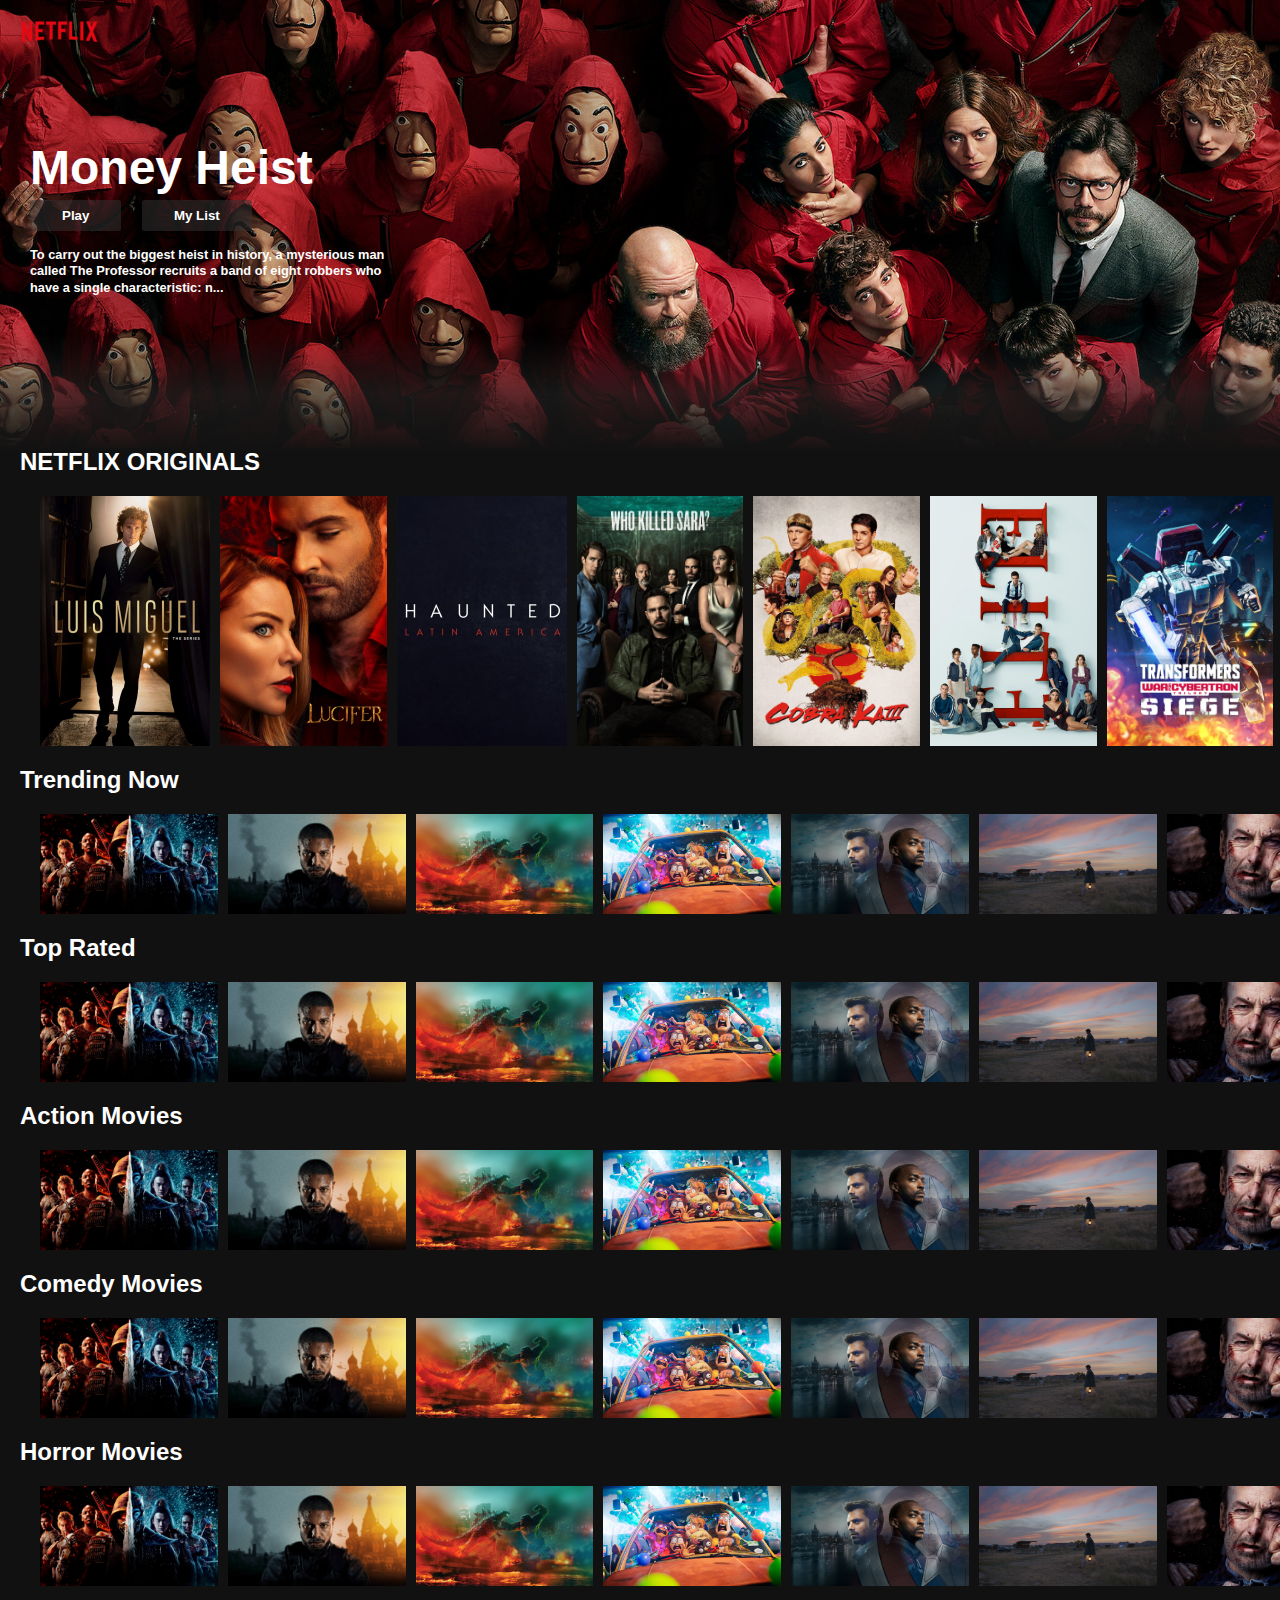
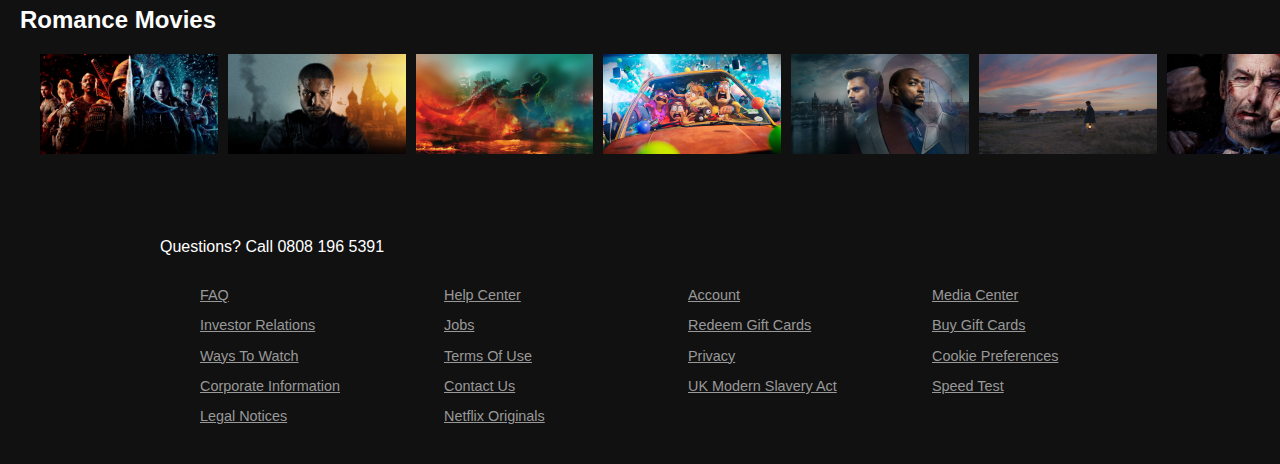
<file: browse.html>
<!DOCTYPE html>
<html lang="en">
  <head>
    <meta charset="UTF-8" />
    <meta http-equiv="X-UA-Compatible" content="IE=edge" />
    <meta name="viewport" content="width=device-width, initial-scale=1.0" />
    <title>Netflix Clone</title>
    <link rel="stylesheet" href="assets/css/browse.css" />
  </head>
  <body>
    <!-- nav -->
    <div id="nav" class="nav">
      <img class="nav__logo" src="images/netflix-logo.png" alt="" />
    </div>

    <!-- header -->
    <header class="banner">
      <div class="banner__contents">
        <h1 class="banner__title">Money Heist</h1>
        <div class="banner__buttons">
          <button class="banner__button">Play</button>
          <button class="banner__button">My List</button>
        </div>
        <h1 class="banner__description">
          To carry out the biggest heist in history, a mysterious man called The Professor recruits
          a band of eight robbers who have a single characteristic: n...
        </h1>
      </div>
      <div class="banner--fadeBottom"></div>
    </header>

    <!-- Netflix Originals -->
    <div class="row">
      <h2>NETFLIX ORIGINALS</h2>
      <div class="row__posters">
        <img class="row__poster row__posterLarge" src="images/large-movie1.jpg" alt="" />

        <img class="row__poster row__posterLarge" src="images/large-movie2.jpg" alt="" />

        <img class="row__poster row__posterLarge" src="images/large-movie3.jpg" alt="" />

        <img class="row__poster row__posterLarge" src="images/large-movie4.jpg" alt="" />

        <img class="row__poster row__posterLarge" src="images/large-movie5.jpg" alt="" />

        <img class="row__poster row__posterLarge" src="images/large-movie6.jpg" alt="" />

        <img class="row__poster row__posterLarge" src="images/large-movie7.jpg" alt="" />

        <img class="row__poster row__posterLarge" src="images/large-movie8.jpg" alt="" />
      </div>
    </div>

    <!-- TrendingNow -->
    <div class="row">
      <h2>Trending Now</h2>
      <div class="row__posters">
        <img class="row__poster" src="images/small-movie1.jpg" alt="" />

        <img class="row__poster" src="images/small-movie2.jpg" alt="" />

        <img class="row__poster" src="images/small-movie3.jpg" alt="" />

        <img class="row__poster" src="images/small-movie4.jpg" alt="" />

        <img class="row__poster" src="images/small-movie5.jpg" alt="" />

        <img class="row__poster" src="images/small-movie6.jpg" alt="" />

        <img class="row__poster" src="images/small-movie7.jpg" alt="" />

        <img class="row__poster" src="images/small-movie8.jpg" alt="" />
      </div>
    </div>

    <!-- TopRated -->
    <div class="row">
      <h2>Top Rated</h2>
      <div class="row__posters">
        <img class="row__poster" src="images/small-movie1.jpg" alt="" />

        <img class="row__poster" src="images/small-movie2.jpg" alt="" />

        <img class="row__poster" src="images/small-movie3.jpg" alt="" />

        <img class="row__poster" src="images/small-movie4.jpg" alt="" />

        <img class="row__poster" src="images/small-movie5.jpg" alt="" />

        <img class="row__poster" src="images/small-movie6.jpg" alt="" />

        <img class="row__poster" src="images/small-movie7.jpg" alt="" />

        <img class="row__poster" src="images/small-movie8.jpg" alt="" />
      </div>
    </div>

    <!-- Action Movies -->
    <div class="row">
      <h2>Action Movies</h2>
      <div class="row__posters">
        <img class="row__poster" src="images/small-movie1.jpg" alt="" />

        <img class="row__poster" src="images/small-movie2.jpg" alt="" />

        <img class="row__poster" src="images/small-movie3.jpg" alt="" />

        <img class="row__poster" src="images/small-movie4.jpg" alt="" />

        <img class="row__poster" src="images/small-movie5.jpg" alt="" />

        <img class="row__poster" src="images/small-movie6.jpg" alt="" />

        <img class="row__poster" src="images/small-movie7.jpg" alt="" />

        <img class="row__poster" src="images/small-movie8.jpg" alt="" />
      </div>
    </div>

    <!-- Comedy Movies -->
    <div class="row">
      <h2>Comedy Movies</h2>
      <div class="row__posters">
        <img class="row__poster" src="images/small-movie1.jpg" alt="" />

        <img class="row__poster" src="images/small-movie2.jpg" alt="" />

        <img class="row__poster" src="images/small-movie3.jpg" alt="" />

        <img class="row__poster" src="images/small-movie4.jpg" alt="" />

        <img class="row__poster" src="images/small-movie5.jpg" alt="" />

        <img class="row__poster" src="images/small-movie6.jpg" alt="" />

        <img class="row__poster" src="images/small-movie7.jpg" alt="" />

        <img class="row__poster" src="images/small-movie8.jpg" alt="" />
      </div>
    </div>

    <!-- Horror Movies -->
    <div class="row">
      <h2>Horror Movies</h2>
      <div class="row__posters">
        <img class="row__poster" src="images/small-movie1.jpg" alt="" />

        <img class="row__poster" src="images/small-movie2.jpg" alt="" />

        <img class="row__poster" src="images/small-movie3.jpg" alt="" />

        <img class="row__poster" src="images/small-movie4.jpg" alt="" />

        <img class="row__poster" src="images/small-movie5.jpg" alt="" />

        <img class="row__poster" src="images/small-movie6.jpg" alt="" />

        <img class="row__poster" src="images/small-movie7.jpg" alt="" />

        <img class="row__poster" src="images/small-movie8.jpg" alt="" />
      </div>
    </div>

    <!-- Romance Movies -->
    <div class="row">
      <h2>Romance Movies</h2>
      <div class="row__posters">
        <img class="row__poster" src="images/small-movie1.jpg" alt="" />

        <img class="row__poster" src="images/small-movie2.jpg" alt="" />

        <img class="row__poster" src="images/small-movie3.jpg" alt="" />

        <img class="row__poster" src="images/small-movie4.jpg" alt="" />

        <img class="row__poster" src="images/small-movie5.jpg" alt="" />

        <img class="row__poster" src="images/small-movie6.jpg" alt="" />

        <img class="row__poster" src="images/small-movie7.jpg" alt="" />

        <img class="row__poster" src="images/small-movie8.jpg" alt="" />
      </div>
    </div>


 <!-- Footer -->
 <footer class="footer">
    <p>Questions? Call 0808 196 5391</p>
    <div class="footer-cols">
        <ul>
            <li><a href="#">FAQ</a></li>
            <li><a href="#">Investor Relations</a></li>
            <li><a href="#">Ways To Watch</a></li>
            <li><a href="#">Corporate Information</a></li>
            <li><a href="#">Legal Notices</a></li>
        </ul>
        <ul>
            <li><a href="#">Help Center</a></li>
            <li><a href="#">Jobs</a></li>
            <li><a href="#">Terms Of Use</a></li>
            <li><a href="#">Contact Us</a></li>
            <li><a href="#">Netflix Originals</a></li>
        </ul>
        <ul>
            <li><a href="#">Account</a></li>
            <li><a href="#">Redeem Gift Cards</a></li>
            <li><a href="#">Privacy</a></li>
            <li><a href="#">UK Modern Slavery Act</a></li>
        </ul>
        <ul>
            <li><a href="#">Media Center</a></li>
            <li><a href="#">Buy Gift Cards</a></li>
            <li><a href="#">Cookie Preferences</a></li>
            <li><a href="#">Speed Test</a></li>
        </ul>
    </div>
</footer>
    <script>
      const nav = document.getElementById('nav');
      window.addEventListener('scroll', () => {
        if (window.scrollY >= 100) {
          nav.classList.add('nav__black');
        } else {
          nav.classList.remove('nav__black');
        }
      });
    </script>
  </body>
</html>
</file>
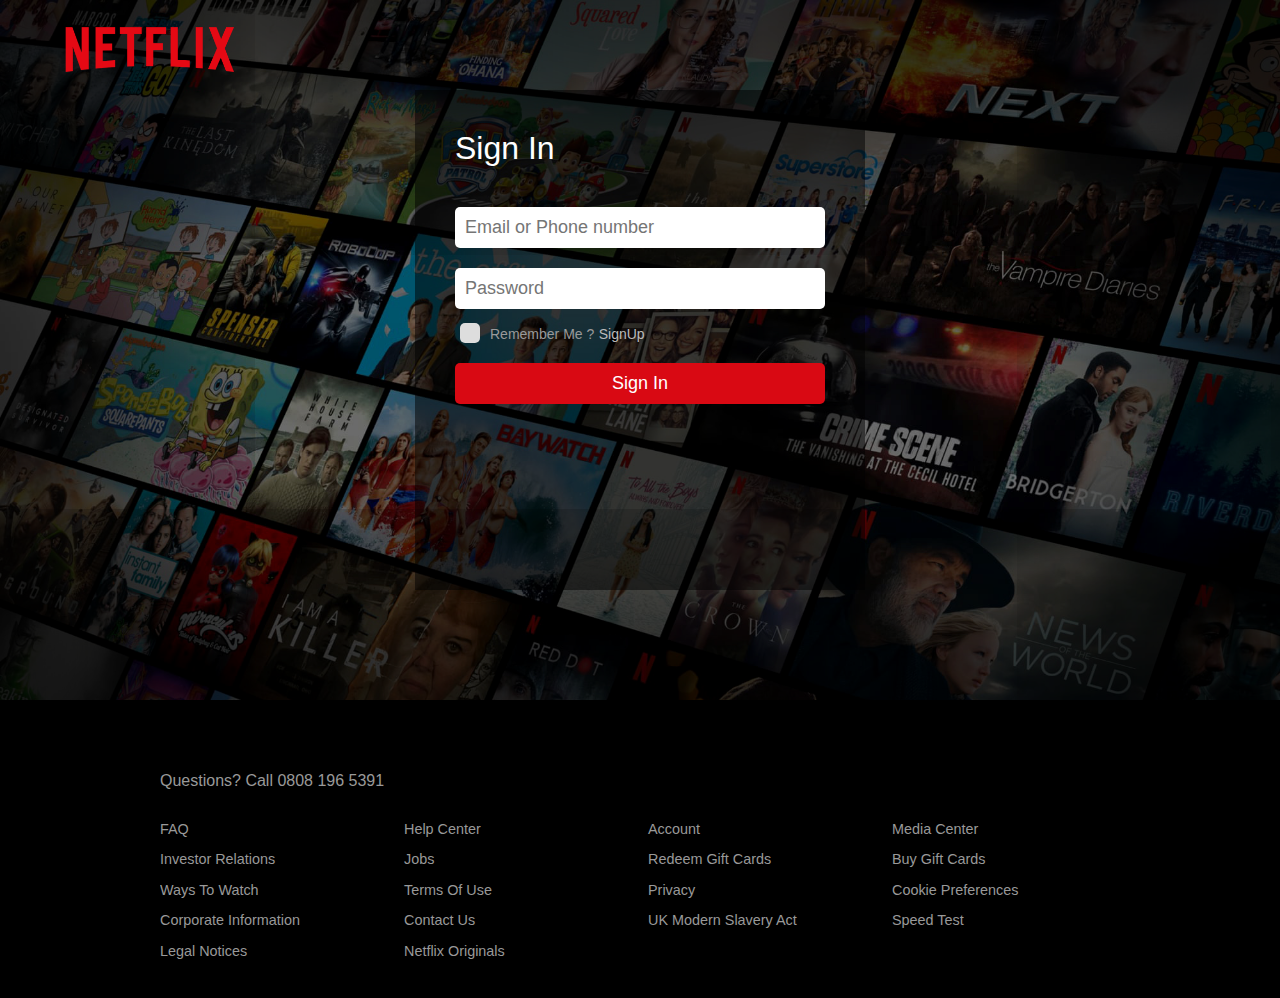
<file: signin.html>
<!DOCTYPE html>
<html lang="en">

<head>
    <meta charset="UTF-8">
    <meta http-equiv="X-UA-Compatible" content="IE=edge">
    <meta name="viewport" content="width=device-width, initial-scale=1.0">
    <script src="assets/js/fontawesome.js"></script>
    <link rel="stylesheet" href="assets/css/signin.css">
    <title>Netflix - Watch TV Shows Online, Watch Movies Online</title>
</head>

<body>
    <!-- Showcase (maybe add carasoul.js) -->
    <header class="showcase">
        <div class="showcase-top">
            <a href="browse.html"><img src="logo.png" alt="Netflix"></a>
        </div>
        <div class="showcase-content">
            <div class="form-box">
                <div class="header-text">
                    Sign In
                </div>
                <input placeholder="Email or Phone number" type="text">
                <input placeholder="Password" type="password">
                <input id="terms" type="checkbox">
                <label for="terms"></label><span>Remember Me ?</span>
                <span><a href="signup.html">SignUp</a></span>
                <button>Sign In</button>
            </div>

        </div>
        </div>
    </header>
    <footer class="footer">
        <p>Questions? Call 0808 196 5391</p>
        <div class="footer-cols">
            <ul>
                <li><a href="#">FAQ</a></li>
                <li><a href="#">Investor Relations</a></li>
                <li><a href="#">Ways To Watch</a></li>
                <li><a href="#">Corporate Information</a></li>
                <li><a href="#">Legal Notices</a></li>
            </ul>
            <ul>
                <li><a href="#">Help Center</a></li>
                <li><a href="#">Jobs</a></li>
                <li><a href="#">Terms Of Use</a></li>
                <li><a href="#">Contact Us</a></li>
                <li><a href="#">Netflix Originals</a></li>
            </ul>
            <ul>
                <li><a href="#">Account</a></li>
                <li><a href="#">Redeem Gift Cards</a></li>
                <li><a href="#">Privacy</a></li>
                <li><a href="#">UK Modern Slavery Act</a></li>
            </ul>
            <ul>
                <li><a href="#">Media Center</a></li>
                <li><a href="#">Buy Gift Cards</a></li>
                <li><a href="#">Cookie Preferences</a></li>
                <li><a href="#">Speed Test</a></li>
            </ul>
        </div>
    </footer>
</body>
</html>
</file>
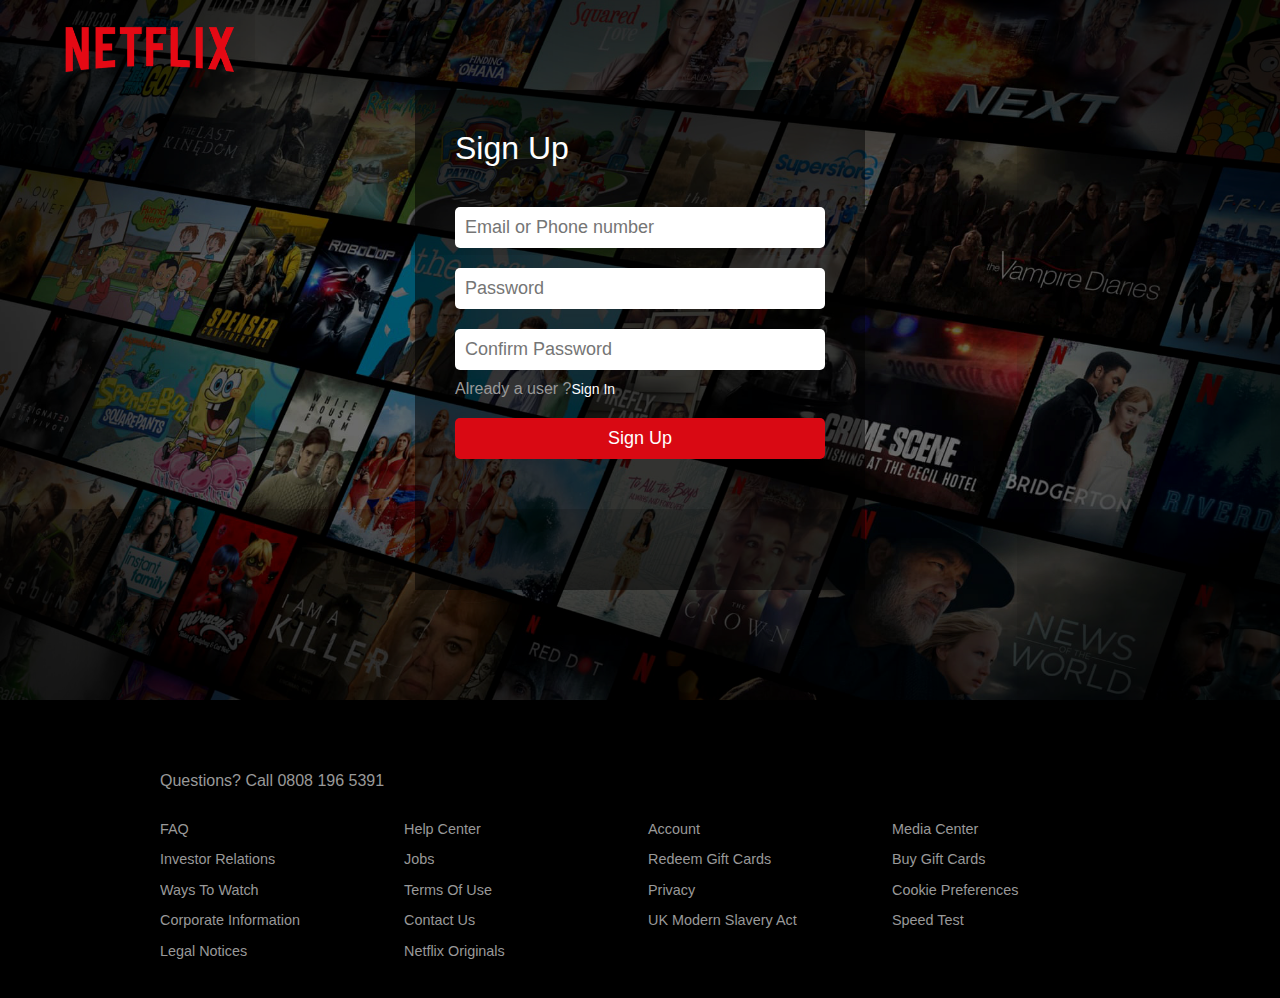
<file: signup.html>
<!DOCTYPE html>
<html lang="en">

<head>
    <meta charset="UTF-8">
    <meta http-equiv="X-UA-Compatible" content="IE=edge">
    <meta name="viewport" content="width=device-width, initial-scale=1.0">
    <link rel="stylesheet" href="assets/css/signin.css">
    <title>Netflix - Watch TV Shows Online, Watch Movies Online</title>
</head>

<body>
    <!-- Showcase (maybe add carasoul.js) -->
    <header class="showcase">
        <div class="showcase-top">
            <a href="browse.html"><img src="logo.png" alt="Netflix"></a>
        </div>
        <div class="showcase-content">
            <div class="form-box">
                <div class="header-text">
                    Sign Up
                </div>
                <input placeholder="Email or Phone number" type="text">
                <input placeholder="Password" type="password">
                <input placeholder="Confirm Password" type="password">
                
                Already a user ?<a href="signin.html"><span>Sign In</span></a>
                <button>Sign Up</button>
            </div>

        </div>
        </div>
    </header>
    <!-- Footer -->
    <footer class="footer">
        <p>Questions? Call 0808 196 5391</p>
        <div class="footer-cols">
            <ul>
                <li><a href="#">FAQ</a></li>
                <li><a href="#">Investor Relations</a></li>
                <li><a href="#">Ways To Watch</a></li>
                <li><a href="#">Corporate Information</a></li>
                <li><a href="#">Legal Notices</a></li>
            </ul>
            <ul>
                <li><a href="#">Help Center</a></li>
                <li><a href="#">Jobs</a></li>
                <li><a href="#">Terms Of Use</a></li>
                <li><a href="#">Contact Us</a></li>
                <li><a href="#">Netflix Originals</a></li>
            </ul>
            <ul>
                <li><a href="#">Account</a></li>
                <li><a href="#">Redeem Gift Cards</a></li>
                <li><a href="#">Privacy</a></li>
                <li><a href="#">UK Modern Slavery Act</a></li>
            </ul>
            <ul>
                <li><a href="#">Media Center</a></li>
                <li><a href="#">Buy Gift Cards</a></li>
                <li><a href="#">Cookie Preferences</a></li>
                <li><a href="#">Speed Test</a></li>
            </ul>
        </div>
    </footer>
</body>
</html>
</file>
<file: assets/css/browse.css>
* {
    margin: 0;
    box-sizing: border-box;
  }
  
  body {
    font-family: Arial, Helvetica, sans-serif;
    background-color: #111;
  }
  ul {
    list-style: none;
  }

  .row__poster {
    width: 100%;
    object-fit: contain;
    max-height: 100px;
    margin-right: 10px;
    transition: transform 450ms;
  }
  
  .row__posters {
    display: flex;
    overflow-y: hidden;
    overflow-x: scroll;
    padding: 20px;
  }
  
  .row__poster:hover {
    transform: scale(1.08);
  }
  
  .row__posters::-webkit-scrollbar {
    display: none;
  }
  
  .row__posterLarge {
    max-height: 250px;
  }
  
  .row__posterLarge:hover {
    transform: scale(1.09);
  }
  
  .row {
    color: white;
    margin-left: 20px;
  }
  
  /* banner */
  .banner {
    background-image: url('banner.jpg');
    background-size: cover;
    background-position: center center;
    color: white;
    object-fit: contain;
    height: 448px;
  }
  
  .banner__contents {
    margin-left: 30px;
    padding-top: 140px;
    height: 190px;
  }
  
  .banner__title {
    font-size: 3rem;
    font-weight: 800;
    padding-bottom: 0.3rem;
  }
  
  .banner__description {
    width: 45rem;
    line-height: 1.3;
    padding-top: 1rem;
    font-size: 0.8rem;
    max-width: 360px;
    height: 180px;
  }
  
  .banner__button {
    cursor: pointer;
    color: #fff;
    outline: none;
    border: none;
    font-weight: 700;
    border-radius: 0.2vw;
    padding-left: 2rem;
    padding-right: 2rem;
    margin-right: 1rem;
    padding-top: 0.5rem;
    padding-bottom: 0.5rem;
    background-color: rgba(51, 51, 51, 0.5);
  }
  
  .banner__button:hover {
    color: #000;
    background-color: #e6e6e6;
    transition: all 0.2s;
  }
  
  .banner--fadeBottom {
    margin-top: 145px;
    height: 7.4rem;
    background-image: linear-gradient(180deg, transparent, rgba(37, 37, 37, 0.61), #111);
  }
  
  /* nav */
  
  .nav__logo {
    width: 80px;
    object-fit: contain;
  }
  
  .nav__avatar {
    width: 30px;
    object-fit: contain;
  }
  
  .nav {
    position: fixed;
    top: 0;
    width: 100%;
    display: flex;
    justify-content: space-between;
    padding: 20px;
    /* background-color: #111; */
    z-index: 1;
    transition-timing-function: ease-in;
    transition: all 0.5s;
  }
  
  .nav__black {
    background-color: #111;
  }
  /* Footer */
  .footer {
    max-width: 75%;
    margin: 4rem auto 2rem;
    overflow: auto;
  }
  
  .foooter,
  .footer a {
    color: #999;
    font-size: 0.9rem;
  }
  
  .footer p {
    margin-bottom: 1.5rem;
    color: white;
  }
  
  .footer .footer-cols {
    display: grid;
    grid-template-columns: repeat(4, 1fr);
    grid-gap: 1rem;
  }
  
  .footer li {
    line-height: 1.9;
  }
</file>
<file: assets/css/signin.css>
:root {
    --primary-color: #cc0812;
    --secondary-color: #d90913;
    --dark-color: #141414;
    --tabs-dark: #000;
  }
  
  * {
    box-sizing: border-box;
    margin: 0;
    padding: 0;
  }
  
  body {
    font-family: "Arial", sans-serif;
    background: #000;
    color: #999;
  }
  
  ul {
    list-style: none;
  }
  
  h1,
  h2,
  h3,
  h4 {
    color: #fff;
  }
  
  a {
    color: #fff;
    text-decoration: none;
  }
  
  p {
    margin: 0.5rem 0;
  }
  
  img {
    width: 100%;
  }
  
  .showcase {
    width: 100%;
    height: 700px;
    position: relative;
    background: url("background.jpg") no-repeat center center/cover;
  }
  
  .showcase::after {
    content: "";
    position: absolute;
    top: 0;
    left: 0;
    width: 100%;
    height: 100%;
    z-index: 1;
    background: rgba(0, 0, 0, 0.1);
    box-shadow: inset 100px 80px 600px #000000, inset -100px -80px 600px #000000;
  }
  
  .showcase-top {
    position: relative;
    height: 90px;
    z-index: 2;
  }
  
  .showcase-top img {
    width: 170px;
    position: absolute;
    top: 30%;
    left: 5%;
  }
  
  .showcase-content {
    position: relative;
    margin: auto;
    z-index: 2;
  }
  /*LOGIN FORM */
.form-box {
	background-color: rgba(0, 0, 0, 0.5);
	margin: auto auto;
	padding: 40px;
	position: relative;
	top: 0;
	bottom: 0;
	left: 0;
	right: 0;		
	width: 450px;
	height: 500px;
}

.form-box .header-text {
	font-size: 32px;
	color: white;
	padding-bottom: 30px;
}
.form-box input {
	margin: 10px 0px;
	border: none;
	padding: 10px;
	border-radius: 5px;
	width: 100%;
	font-size: 18px;
}
.form-box input[type=checkbox] {
	display: none;
}
.form-box label {
	position: relative;
	margin-left: 5px;
	margin-right: 10px;
	top: 5px;
	display: inline-block;
	width: 20px;
	height: 20px;
	cursor: pointer;
}
.form-box label:before {
	content: "";
	display: inline-block;
	width: 20px;
	height: 20px;
	border-radius: 5px;
	position: absolute;
	left: 0;
	bottom: 1px;
	background-color: #ddd;
}
.form-box input[type=checkbox]:checked+label:before {
	content: "\2713";
	font-size: 20px;
	color: #000;
	text-align: center;
	line-height: 20px;
}
.form-box span {
	font-size: 14px;
}
.form-box button {
	background-color: var(--secondary-color);
	color: #fff;
	border: none;
	border-radius: 5px;
	cursor: pointer;
	width: 100%;
	font-size: 18px;
	padding: 10px;
	margin: 20px 0px;
}
span a {
	color: #BBB;
}
  

  
  /* Footer */
  .footer {
    max-width: 75%;
    margin: 4rem auto 2rem;
    overflow: auto;
  }
  
  .foooter,
  .footer a {
    color: #999;
    font-size: 0.9rem;
  }
  
  .footer p {
    margin-bottom: 1.5rem;
  }
  
  .footer .footer-cols {
    display: grid;
    grid-template-columns: repeat(4, 1fr);
    grid-gap: 1rem;
  }
  
  .footer li {
    line-height: 1.9;
  }
  
  /* Text Styles*/
  .text-xl {
    font-size: 3rem;
    margin-bottom: 1rem;
  }
  
  .text-lg {
    font-size: 1.8rem;
    margin-bottom: 1rem;
  }
  
  .text-md {
    font-size: 1.5rem;
    margin-bottom: 1rem;
  }
  
  .text-mdw {
    font-size: 1.625rem;
    color: #fff;
    line-height: 1.3;
  }
  
  .text-center {
    text-align: center;
  }
  
  .text-dark {
    color: #999;
  }
  
  /* Button */
  .btn {
    display: inline-block;
    background: var(--primary-color);
    color: #fff;
    padding: 0.5rem 1.2rem;
    font-size: 1rem;
    text-align: center;
    border: none;
    cursor: pointer;
    margin-right: 0.5rem;
    outline: none;
    box-shadow: 0 1px 1 rgba(0, 0, 0, 0.45);
    border-radius: 2px;
  }
  
  .btn-icon {
    margin-left: 0.5rem;
  }
  
  .btn:hover {
    background-color: var(--secondary-color);
  }
  
  .btn-rounded {
    border-radius: 5px;
  }
  
  .btn-xl {
    font-size: 1.875rem;
    padding: 1rem 1.5rem;
    min-height: 70px;
  }
  
  .btn-lg {
    font-size: 1rem;
    padding: 0.8rem 1.3rem;
    text-transform: uppercase;
  }
  
  .x-btn {
    color: #fff;
    font-size: 2rem;
    transform: rotate(45deg);
  }
  
  .x-btn2 {
    color: #fff;
    font-size: 2rem;
  }
  

  
  /* Hide/Show */
  
  .hide {
    display: none;
  }
  
  /* Media Queries */
  
  /* Media Large */
  @media (max-width: 1100px) {
    .showcase {
      height: 80vh;
      min-height: 700px;
      max-height: 700px;
    }
  
    .showcase-content {
      margin-top: 7rem;
    }
  
    .image img {
      width: 300px;
    }
  
    .text-xl {
      font-size: 2.2rem;
      margin-bottom: 1rem;
    }
  
    .text-md {
      font-size: 1.5rem;
      margin-bottom: 1rem;
    }
  
    .text-mdw {
      font-size: 1.3rem;
      color: #fff;
      line-height: 1.3;
    }
  
    .email input[type="email"] {
      height: 59px;
    }
  
    .btn-xl {
      font-size: 1.5rem;
      min-height: 50px;
    }
  }
  
  /* Media Medium */
  @media (max-width: 850px) {
    .showcase-top img {
      width: 120px;
    }
  
    .showcase::after {
      box-shadow: inset 60px 60px 150px #000000, inset -60px -60px 150px #000000;
    }
  
    .showcase {
      height: 80vh;
      min-height: 700px;
      max-height: 700px;
    }
  
    .showcase-content h1 {
      font-size: 3rem;
      max-width: 600px;
    }
  
    .showcase-content p {
      font-size: 1.4rem;
      max-width: 500px;
      padding-bottom: 5px;
    }
  
    .email {
      flex-direction: column;
    }
  
    .email input {
      margin-bottom: 1rem;
    }
  
    .btn-xl {
      font-size: 1rem;
      padding: 1rem 1.7rem;
      align-self: center;
    }
  
    .tab-content-inner {
      grid-template-columns: 1fr;
      text-align: center;
    }
    .image img {
      width: 600px;
    }
  
    .text-md {
      font-size: 1.3rem;
      margin-bottom: 1rem;
    }
  
    .tab-2-content-inner .image {
      order: 2;
    }
  
    .tab-2-content-inner .text {
      order: 1;
    }
  
    .faq {
      max-width: 52%;
      min-width: 600px;
      margin: auto;
      padding: 4.3rem 2.8rem 0 2.8rem;
    }
  
    .showcase-content-2 p {
      font-size: 1.5rem;
      max-width: 500px;
      padding-bottom: 5px;
    }
  }
  
  /* Media Small */
  @media (max-width: 600px) {
    html,
    body {
      overflow-x: hidden;
    }
  
    .showcase-top a {
      transform: translate(-20%, -75%);
    }
  
    .showcase-top img {
      width: 100px;
    }
  
    .showcase-top a.btn {
      font-size: 1rem;
      padding: 0.3rem 0.8rem;
    }
  
    .showcase {
      height: 60vh;
      min-height: 500px;
      max-height: 500px;
    }
  
    .showcase-content {
      width: 90%;
      margin-top: 3.5rem;
    }
  
    .showcase-content h1 {
      font-size: 1.7rem;
    }
  
    .showcase-content h2 {
      font-size: 1.2rem;
    }
  
    .showcase-content p {
      font-size: 1.1rem;
      max-width: 400px;
    }
  
    .email input[type="email"] {
      height: 50px;
      min-width: 400px;
    }
  
    .image img {
      width: 400px;
    }
  
    .text-md {
      font-size: 1.2rem;
      margin-bottom: 1rem;
    }
  
    .text-xl {
      font-size: 1.8rem;
      margin-bottom: 1rem;
    }
  
    .faq .text-xl {
      font-size: 1.7rem;
      margin-bottom: 1rem;
    }
  
    .text p {
      margin: 1rem 1rem;
    }
  
    .faq .text-mdw {
      font-size: 1.2rem;
    }
  
    .faq {
      padding-left: 0;
      padding-right: 0;
      padding-top: 2.5rem;
      min-width: 350px;
      max-width: 100%;
    }
  
    .faq h1 {
      padding-bottom: 0.5rem;
    }
  
    .faq .text-xl {
      font-size: 1.5rem;
    }
  
    .faq-item {
      margin-top: 0.5rem;
    }
  
    .container-q {
      max-width: 100%;
    }
  
    .container-faq .container-q {
      padding-top: 0.3rem;
      padding-bottom: 0.3rem;
    }
  
    .tab-content-inner .text {
      width: 350px;
    }
  
    .showcase-content-2 {
      margin-top: 1.5rem;
      padding-bottom: 3rem;
    }
  
    .showcase-content-2 p {
      font-size: 1.2rem;
      max-width: 70%;
    }
  
    .footer .footer-cols {
      grid-template-columns: repeat(2, 1fr);
    }
  
    .email input[type="email"] {
      min-width: 300px;
    }
  }
</file>
